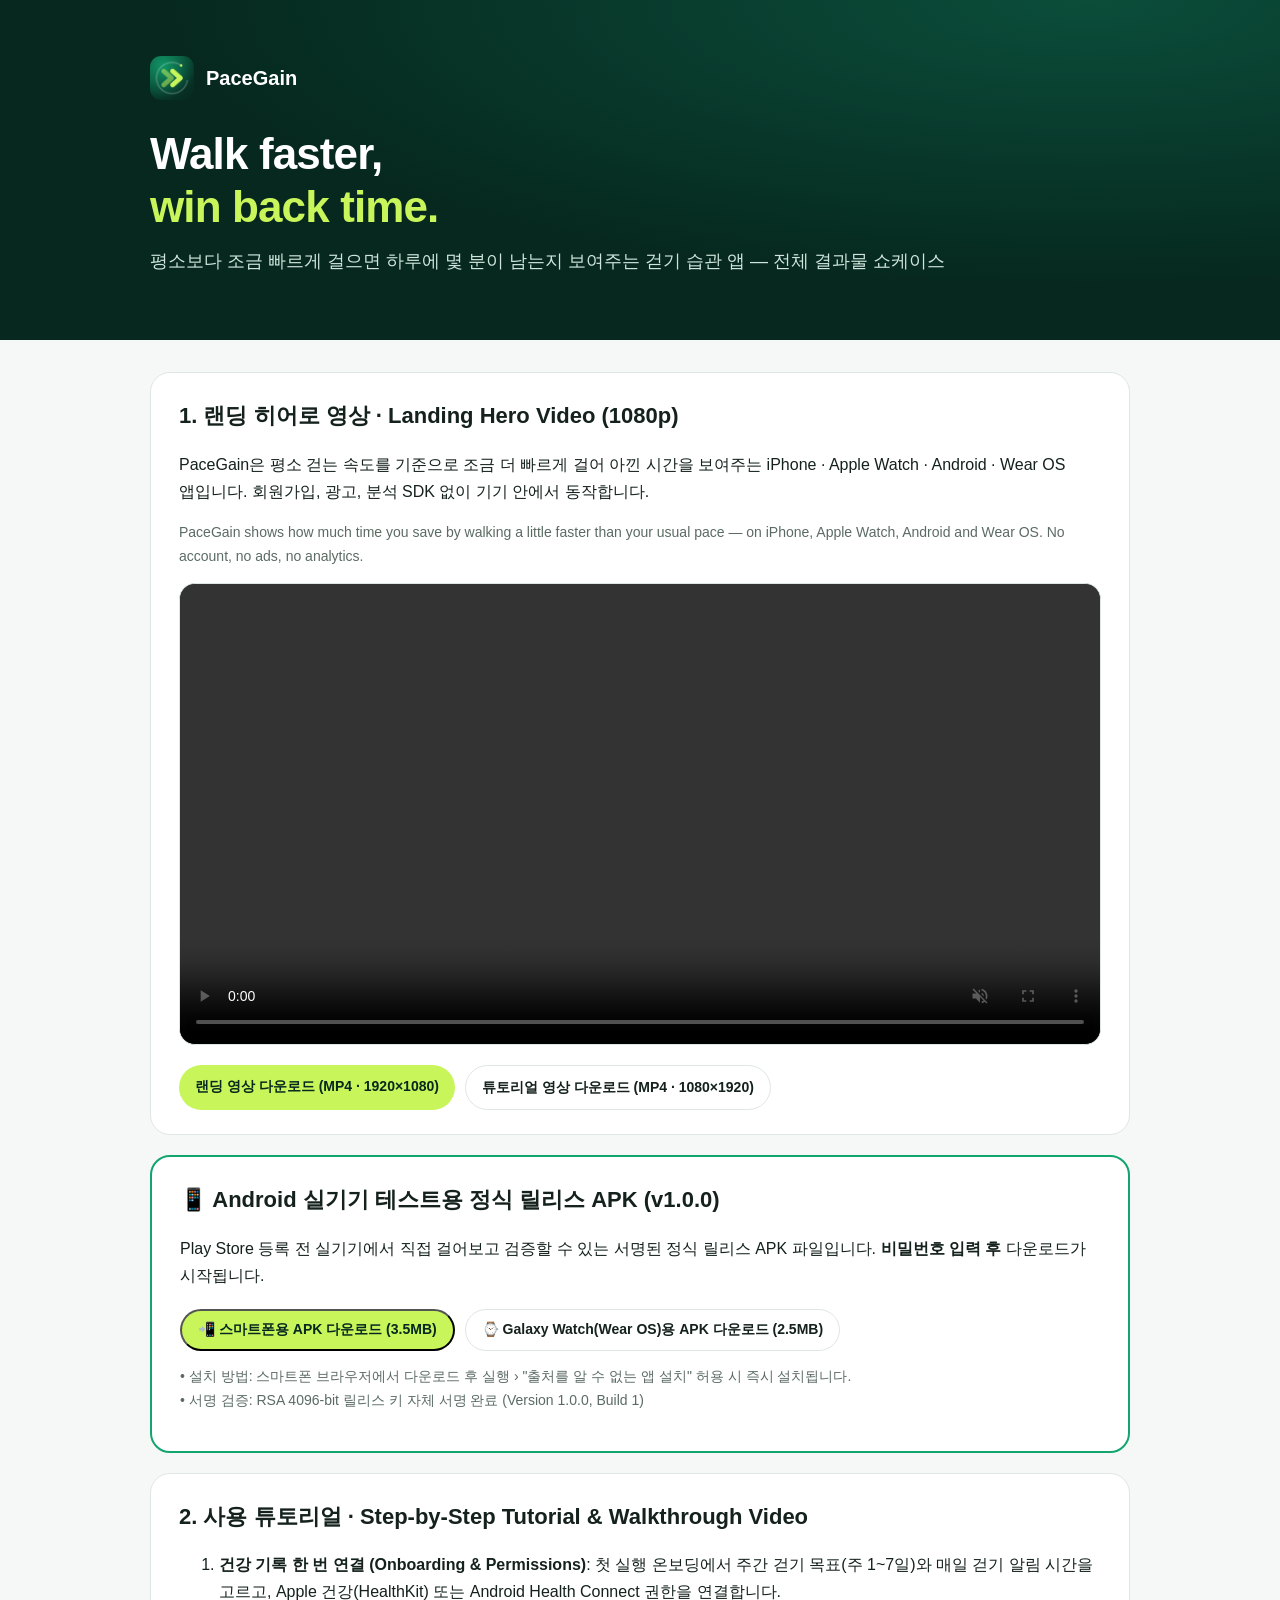
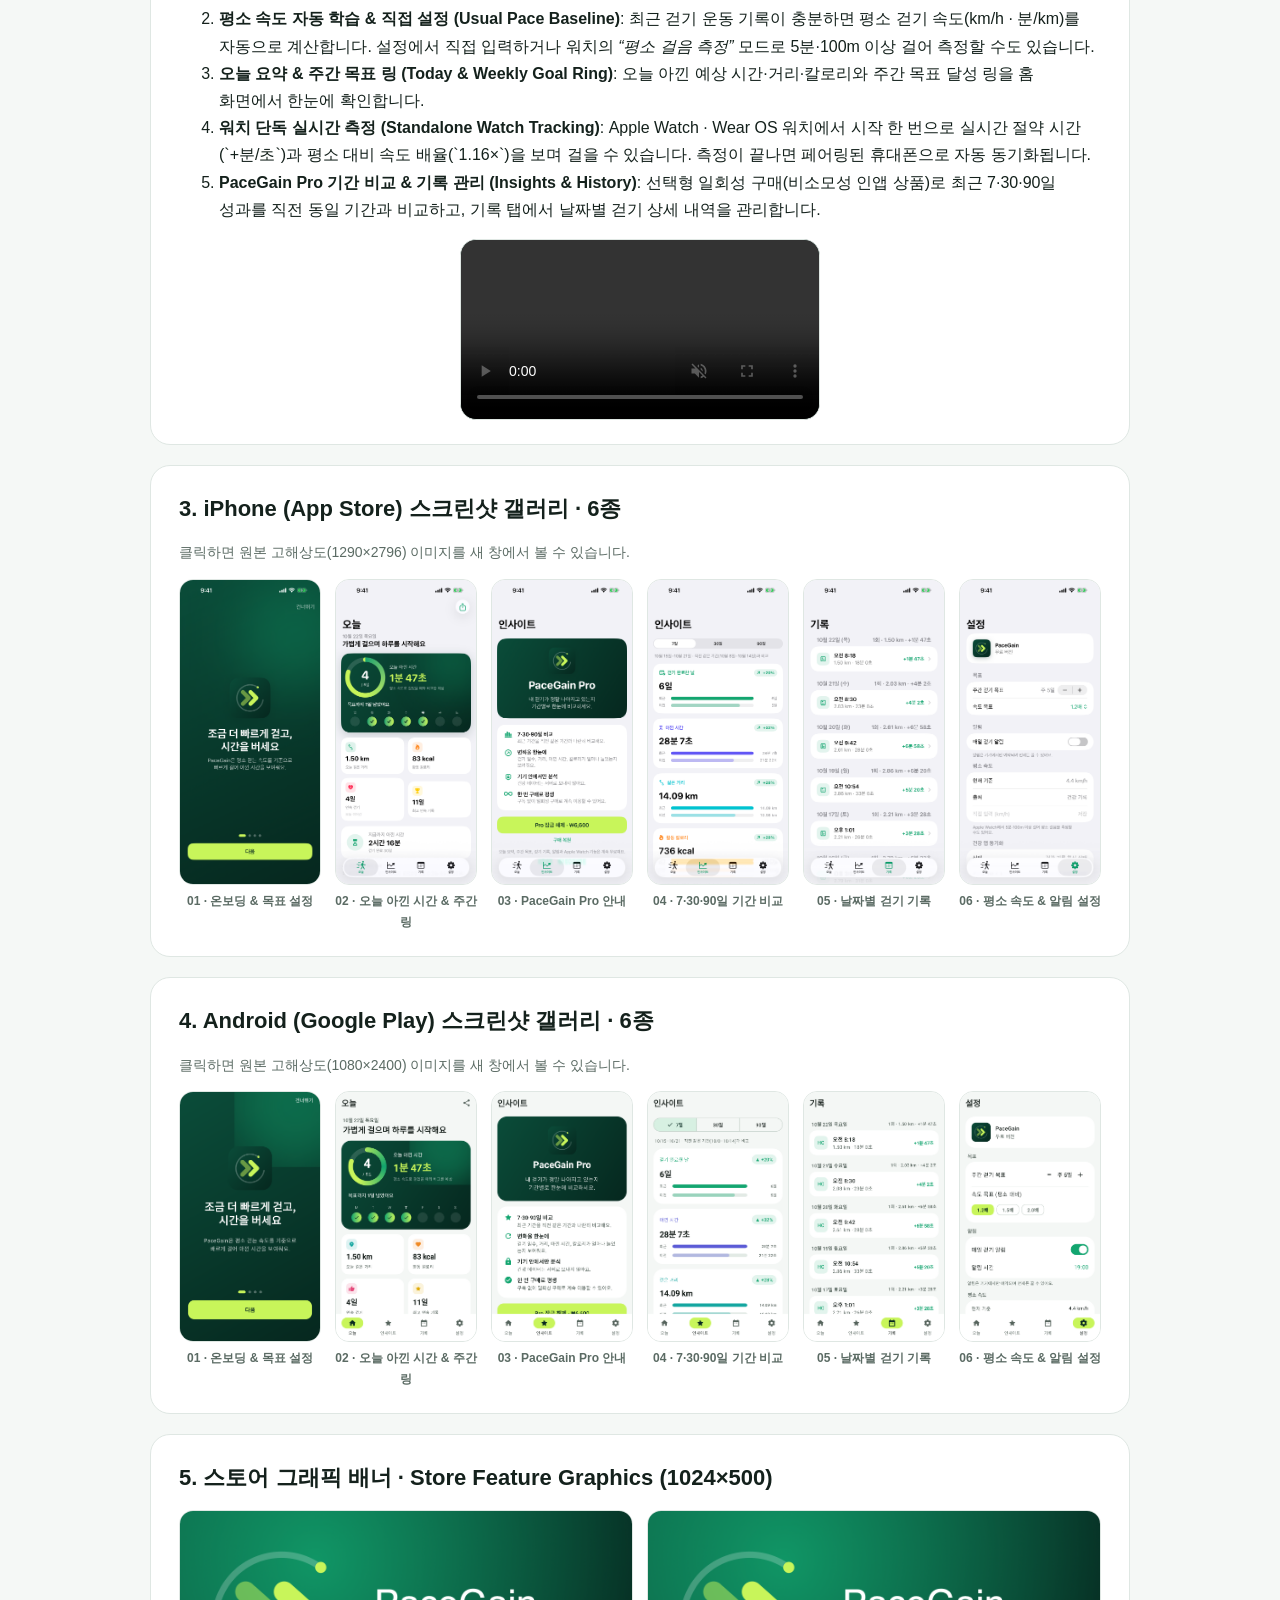
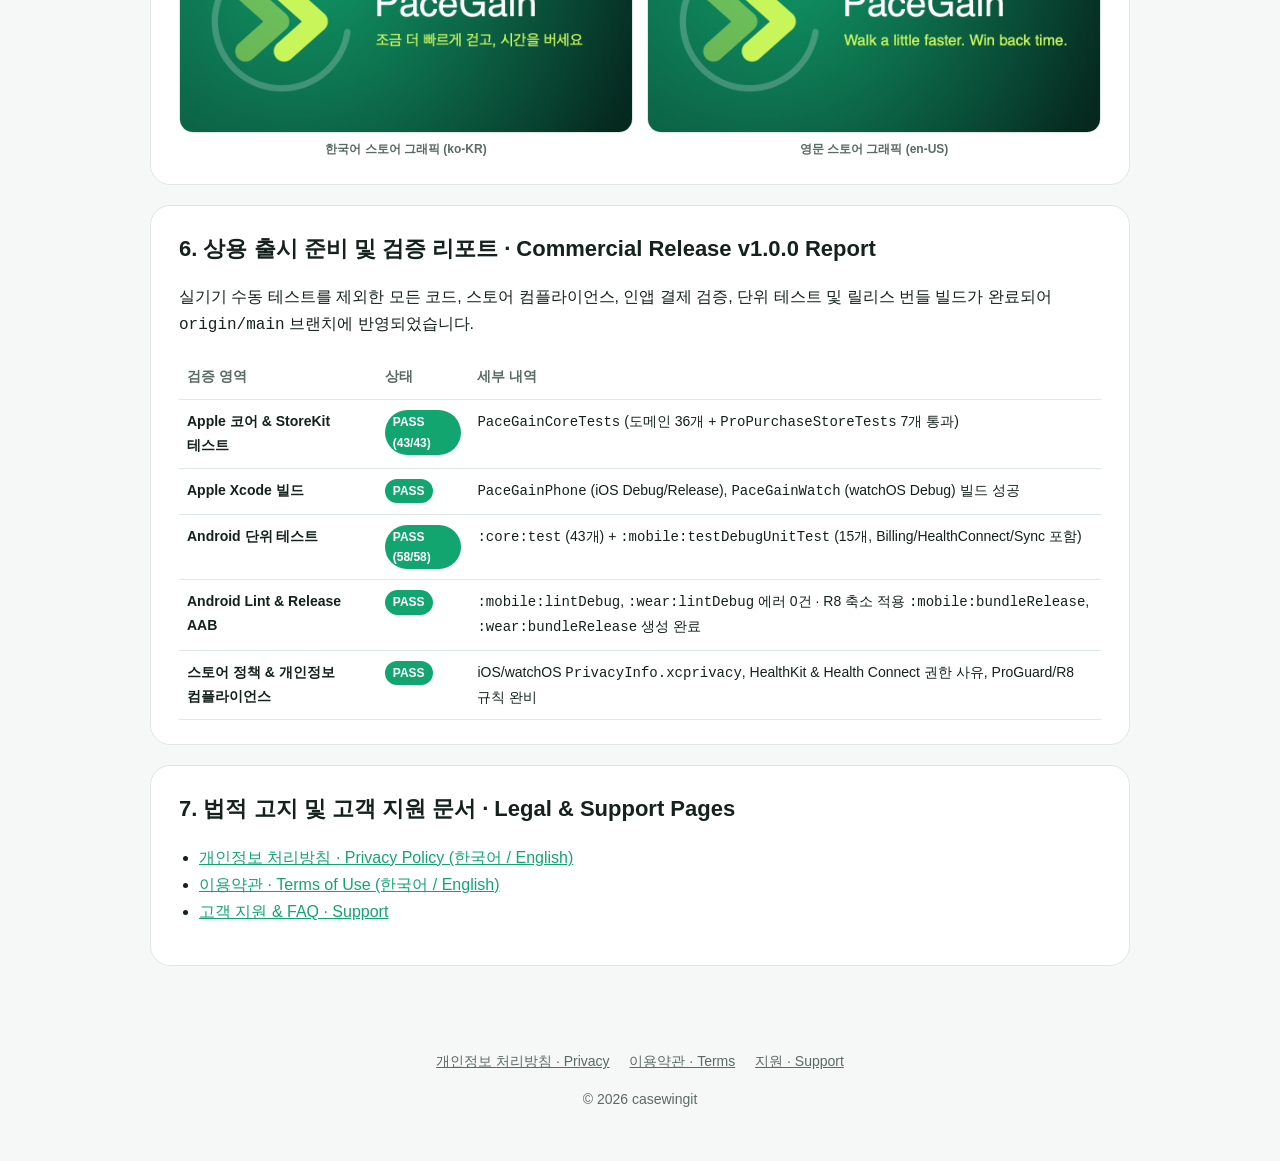
<file: index.html>
<!doctype html>
<html lang="ko">
<head>
<meta charset="utf-8">
<meta name="viewport" content="width=device-width, initial-scale=1">
<title>PaceGain · 빠른걸음 — 쇼케이스 & 출시 리포트</title>
<meta name="description" content="PaceGain · 빠른걸음 — 평소보다 빠르게 걸어 아낀 시간을 확인하는 걷기 앱">
<link rel="icon" href="assets/favicon.png">
<link rel="stylesheet" href="styles.css">
</head>
<body>
<header class="hero"><div class="wrap">
<a class="brand" href=""><img src="assets/icon-192.png" alt="">PaceGain</a>
<h1>Walk faster,<br><span class="accent">win back time.</span></h1>
<p class="lead">평소보다 조금 빠르게 걸으면 하루에 몇 분이 남는지 보여주는 걷기 습관 앱 — 전체 결과물 쇼케이스</p>
</div></header>
<main><div class="wrap">
<section class="card">
<h2>1. 랜딩 히어로 영상 · Landing Hero Video (1080p)</h2>
<p>PaceGain은 평소 걷는 속도를 기준으로 조금 더 빠르게 걸어 아낀 시간을 보여주는 iPhone · Apple Watch · Android · Wear OS 앱입니다. 회원가입, 광고, 분석 SDK 없이 기기 안에서 동작합니다.</p>
<p class="meta">PaceGain shows how much time you save by walking a little faster than your usual pace — on iPhone, Apple Watch, Android and Wear OS. No account, no ads, no analytics.</p>
<video class="video-frame" src="assets/landing.mp4" autoplay muted loop playsinline controls></video>
<div class="links">
<a class="button" href="assets/landing.mp4" download>랜딩 영상 다운로드 (MP4 · 1920×1080)</a>
<a class="button ghost" href="assets/tutorial.mp4" download>튜토리얼 영상 다운로드 (MP4 · 1080×1920)</a>
</div>
</section>

<section class="card" style="border: 2px solid var(--emerald);">
<h2>📱 Android 실기기 테스트용 정식 릴리스 APK (v1.0.0)</h2>
<p>Play Store 등록 전 실기기에서 직접 걸어보고 검증할 수 있는 서명된 정식 릴리스 APK 파일입니다. <b>비밀번호 입력 후</b> 다운로드가 시작됩니다.</p>
<div class="links">
<button class="button" onclick="downloadApk('phone')">📲 스마트폰용 APK 다운로드 (3.5MB)</button>
<button class="button ghost" onclick="downloadApk('watch')">⌚ Galaxy Watch(Wear OS)용 APK 다운로드 (2.5MB)</button>
</div>
<p class="meta" style="margin-top: 14px;">• 설치 방법: 스마트폰 브라우저에서 다운로드 후 실행 › "출처를 알 수 없는 앱 설치" 허용 시 즉시 설치됩니다.<br>• 서명 검증: RSA 4096-bit 릴리스 키 자체 서명 완료 (Version 1.0.0, Build 1)</p>
<script>
async function sha256Prefix(text) {
  const enc = new TextEncoder().encode(text);
  const buf = await crypto.subtle.digest('SHA-256', enc);
  const hash = Array.from(new Uint8Array(buf)).map(b => b.toString(16).padStart(2, '0')).join('');
  return hash.slice(0, 16);
}
async function downloadApk(type) {
  const pw = prompt('다운로드 비밀번호를 입력해 주세요:');
  if (!pw) return;
  if (pw.trim().toLowerCase() !== 'pace') {
    alert('비밀번호가 올바르지 않습니다.');
    return;
  }
  const prefix = await sha256Prefix(pw.trim().toLowerCase() + '-' + type);
  const filename = type === 'phone' ? 'pacegain-phone-v1.0.0.apk' : 'pacegain-watch-v1.0.0.apk';
  const a = document.createElement('a');
  a.href = 'downloads/' + prefix + '/' + filename;
  a.download = filename;
  document.body.appendChild(a);
  a.click();
  document.body.removeChild(a);
}
</script>
</section>

<section class="card">
<h2>2. 사용 튜토리얼 · Step-by-Step Tutorial & Walkthrough Video</h2>
<ol>
<li><b>건강 기록 한 번 연결 (Onboarding & Permissions)</b>: 첫 실행 온보딩에서 주간 걷기 목표(주 1~7일)와 매일 걷기 알림 시간을 고르고, Apple 건강(HealthKit) 또는 Android Health Connect 권한을 연결합니다.</li>
<li><b>평소 속도 자동 학습 & 직접 설정 (Usual Pace Baseline)</b>: 최근 걷기 운동 기록이 충분하면 평소 걷기 속도(km/h · 분/km)를 자동으로 계산합니다. 설정에서 직접 입력하거나 워치의 <i>“평소 걸음 측정”</i> 모드로 5분·100m 이상 걸어 측정할 수도 있습니다.</li>
<li><b>오늘 요약 & 주간 목표 링 (Today & Weekly Goal Ring)</b>: 오늘 아낀 예상 시간·거리·칼로리와 주간 목표 달성 링을 홈 화면에서 한눈에 확인합니다.</li>
<li><b>워치 단독 실시간 측정 (Standalone Watch Tracking)</b>: Apple Watch · Wear OS 워치에서 시작 한 번으로 실시간 절약 시간(`+분/초`)과 평소 대비 속도 배율(`1.16×`)을 보며 걸을 수 있습니다. 측정이 끝나면 페어링된 휴대폰으로 자동 동기화됩니다.</li>
<li><b>PaceGain Pro 기간 비교 & 기록 관리 (Insights & History)</b>: 선택형 일회성 구매(비소모성 인앱 상품)로 최근 7·30·90일 성과를 직전 동일 기간과 비교하고, 기록 탭에서 날짜별 걷기 상세 내역을 관리합니다.</li>
</ol>
<video class="video-frame portrait" src="assets/tutorial.mp4" autoplay muted loop playsinline controls></video>
</section>

<section class="card">
<h2>3. iPhone (App Store) 스크린샷 갤러리 · 6종</h2>
<p class="meta">클릭하면 원본 고해상도(1290×2796) 이미지를 새 창에서 볼 수 있습니다.</p>
<div class="shots">
<figure class="shot-item"><a href="assets/screenshots/ios/01-onboarding.png" target="_blank"><img src="assets/screenshots/ios/01-onboarding.png" alt="iOS 01 Onboarding"></a><figcaption>01 · 온보딩 & 목표 설정</figcaption></figure>
<figure class="shot-item"><a href="assets/screenshots/ios/02-today.png" target="_blank"><img src="assets/screenshots/ios/02-today.png" alt="iOS 02 Today"></a><figcaption>02 · 오늘 아낀 시간 & 주간 링</figcaption></figure>
<figure class="shot-item"><a href="assets/screenshots/ios/03-pro.png" target="_blank"><img src="assets/screenshots/ios/03-pro.png" alt="iOS 03 Pro"></a><figcaption>03 · PaceGain Pro 안내</figcaption></figure>
<figure class="shot-item"><a href="assets/screenshots/ios/04-insights.png" target="_blank"><img src="assets/screenshots/ios/04-insights.png" alt="iOS 04 Insights"></a><figcaption>04 · 7·30·90일 기간 비교</figcaption></figure>
<figure class="shot-item"><a href="assets/screenshots/ios/05-history.png" target="_blank"><img src="assets/screenshots/ios/05-history.png" alt="iOS 05 History"></a><figcaption>05 · 날짜별 걷기 기록</figcaption></figure>
<figure class="shot-item"><a href="assets/screenshots/ios/06-settings.png" target="_blank"><img src="assets/screenshots/ios/06-settings.png" alt="iOS 06 Settings"></a><figcaption>06 · 평소 속도 & 알림 설정</figcaption></figure>
</div>
</section>

<section class="card">
<h2>4. Android (Google Play) 스크린샷 갤러리 · 6종</h2>
<p class="meta">클릭하면 원본 고해상도(1080×2400) 이미지를 새 창에서 볼 수 있습니다.</p>
<div class="shots">
<figure class="shot-item"><a href="assets/screenshots/android/phone-01-onboarding.png" target="_blank"><img src="assets/screenshots/android/phone-01-onboarding.png" alt="Android 01 Onboarding"></a><figcaption>01 · 온보딩 & 목표 설정</figcaption></figure>
<figure class="shot-item"><a href="assets/screenshots/android/phone-02-today.png" target="_blank"><img src="assets/screenshots/android/phone-02-today.png" alt="Android 02 Today"></a><figcaption>02 · 오늘 아낀 시간 & 주간 링</figcaption></figure>
<figure class="shot-item"><a href="assets/screenshots/android/phone-03-pro.png" target="_blank"><img src="assets/screenshots/android/phone-03-pro.png" alt="Android 03 Pro"></a><figcaption>03 · PaceGain Pro 안내</figcaption></figure>
<figure class="shot-item"><a href="assets/screenshots/android/phone-04-insights.png" target="_blank"><img src="assets/screenshots/android/phone-04-insights.png" alt="Android 04 Insights"></a><figcaption>04 · 7·30·90일 기간 비교</figcaption></figure>
<figure class="shot-item"><a href="assets/screenshots/android/phone-05-history.png" target="_blank"><img src="assets/screenshots/android/phone-05-history.png" alt="Android 05 History"></a><figcaption>05 · 날짜별 걷기 기록</figcaption></figure>
<figure class="shot-item"><a href="assets/screenshots/android/phone-06-settings.png" target="_blank"><img src="assets/screenshots/android/phone-06-settings.png" alt="Android 06 Settings"></a><figcaption>06 · 평소 속도 & 알림 설정</figcaption></figure>
</div>
</section>

<section class="card">
<h2>5. 스토어 그래픽 배너 · Store Feature Graphics (1024×500)</h2>
<div class="banner-grid">
<figure class="shot-item"><a href="assets/screenshots/feature-graphic-ko.png" target="_blank"><img src="assets/screenshots/feature-graphic-ko.png" alt="Feature Graphic KO"></a><figcaption>한국어 스토어 그래픽 (ko-KR)</figcaption></figure>
<figure class="shot-item"><a href="assets/screenshots/feature-graphic-en.png" target="_blank"><img src="assets/screenshots/feature-graphic-en.png" alt="Feature Graphic EN"></a><figcaption>영문 스토어 그래픽 (en-US)</figcaption></figure>
</div>
</section>

<section class="card">
<h2>6. 상용 출시 준비 및 검증 리포트 · Commercial Release v1.0.0 Report</h2>
<p>실기기 수동 테스트를 제외한 모든 코드, 스토어 컴플라이언스, 인앱 결제 검증, 단위 테스트 및 릴리스 번들 빌드가 완료되어 <code>origin/main</code> 브랜치에 반영되었습니다.</p>
<table class="report-table">
<thead>
<tr><th>검증 영역</th><th>상태</th><th>세부 내역</th></tr>
</thead>
<tbody>
<tr><td><b>Apple 코어 & StoreKit 테스트</b></td><td><span class="badge">PASS (43/43)</span></td><td><code>PaceGainCoreTests</code> (도메인 36개 + <code>ProPurchaseStoreTests</code> 7개 통과)</td></tr>
<tr><td><b>Apple Xcode 빌드</b></td><td><span class="badge">PASS</span></td><td><code>PaceGainPhone</code> (iOS Debug/Release), <code>PaceGainWatch</code> (watchOS Debug) 빌드 성공</td></tr>
<tr><td><b>Android 단위 테스트</b></td><td><span class="badge">PASS (58/58)</span></td><td><code>:core:test</code> (43개) + <code>:mobile:testDebugUnitTest</code> (15개, Billing/HealthConnect/Sync 포함)</td></tr>
<tr><td><b>Android Lint & Release AAB</b></td><td><span class="badge">PASS</span></td><td><code>:mobile:lintDebug</code>, <code>:wear:lintDebug</code> 에러 0건 · R8 축소 적용 <code>:mobile:bundleRelease</code>, <code>:wear:bundleRelease</code> 생성 완료</td></tr>
<tr><td><b>스토어 정책 & 개인정보 컴플라이언스</b></td><td><span class="badge">PASS</span></td><td>iOS/watchOS <code>PrivacyInfo.xcprivacy</code>, HealthKit & Health Connect 권한 사유, ProGuard/R8 규칙 완비</td></tr>
</tbody>
</table>
</section>

<section class="card">
<h2>7. 법적 고지 및 고객 지원 문서 · Legal & Support Pages</h2>
<ul>
<li><a href="privacy/">개인정보 처리방침 · Privacy Policy (한국어 / English)</a></li>
<li><a href="terms/">이용약관 · Terms of Use (한국어 / English)</a></li>
<li><a href="support/">고객 지원 & FAQ · Support</a></li>
</ul>
</section>
</div></main>
<footer>
<a href="privacy/">개인정보 처리방침 · Privacy</a>
<a href="terms/">이용약관 · Terms</a>
<a href="support/">지원 · Support</a>
<p>© 2026 casewingit</p>
</footer>
</body>
</html>
</file>
<file: styles.css>
:root {
  --deep: #06281f;
  --forest: #0b4d3a;
  --emerald: #12a56f;
  --lime: #c8f55a;
  --ink: #14211c;
  --muted: #5b6b64;
  --paper: #f5f8f6;
  --card: #ffffff;
  --line: #dfe7e3;
  color-scheme: light dark;
}
@media (prefers-color-scheme: dark) {
  :root { --ink: #e8f0ec; --muted: #9db1a8; --paper: #0a1813; --card: #11241d; --line: #1f3a30; }
}
* { box-sizing: border-box; }
body {
  margin: 0;
  font: 16px/1.7 -apple-system, BlinkMacSystemFont, "Apple SD Gothic Neo", "Pretendard", "Noto Sans KR", "Segoe UI", sans-serif;
  color: var(--ink);
  background: var(--paper);
  word-break: keep-all;
}
a { color: var(--emerald); }
header.hero {
  background: radial-gradient(120% 140% at 85% 0%, var(--forest) 0%, var(--deep) 60%);
  color: #fff;
  padding: 56px 24px 64px;
}
header.compact { padding: 28px 24px 32px; }
.wrap { max-width: 980px; margin: 0 auto; }
.brand { display: flex; align-items: center; gap: 12px; color: #fff; text-decoration: none; font-weight: 800; font-size: 20px; }
.brand img { width: 44px; height: 44px; border-radius: 11px; }
h1 { font-size: clamp(30px, 6vw, 44px); line-height: 1.2; margin: 28px 0 12px; letter-spacing: -0.02em; }
header.compact h1 { font-size: 28px; margin: 20px 0 0; }
.lead { color: #cfe5db; font-size: 18px; margin: 0; }
.accent { color: var(--lime); }
main { padding: 32px 24px 64px; }
section.card { background: var(--card); border: 1px solid var(--line); border-radius: 20px; padding: 24px 28px; margin-bottom: 20px; }
h2 { font-size: 22px; margin: 0 0 8px; }
h3 { font-size: 17px; margin: 24px 0 4px; }
ul { padding-left: 20px; }
.meta { color: var(--muted); font-size: 14px; }
.grid { display: grid; grid-template-columns: repeat(auto-fit, minmax(210px, 1fr)); gap: 14px; margin-top: 24px; }
.feature { background: rgba(255, 255, 255, 0.08); border: 1px solid rgba(255, 255, 255, 0.14); border-radius: 16px; padding: 16px; }
.feature b { display: block; color: var(--lime); }
.links { display: flex; flex-wrap: wrap; gap: 10px; margin-top: 20px; }
.button { display: inline-block; padding: 10px 16px; border-radius: 999px; background: var(--lime); color: var(--deep); font-weight: 700; text-decoration: none; font-size: 14px; }
.button.ghost { background: transparent; color: var(--ink); border: 1px solid var(--line); }
nav.lang { margin-top: 8px; font-size: 14px; }
nav.lang a { color: #cfe5db; }
.video-frame { width: 100%; border-radius: 16px; border: 1px solid var(--line); background: var(--deep); display: block; margin-top: 12px; }
.video-frame.portrait { max-width: 360px; margin: 16px auto 0; }
.banner-grid { display: grid; grid-template-columns: repeat(auto-fit, minmax(280px, 1fr)); gap: 14px; margin-top: 14px; }
.banner-grid img { width: 100%; border-radius: 14px; border: 1px solid var(--line); display: block; }
.shots { display: grid; grid-template-columns: repeat(auto-fit, minmax(140px, 1fr)); gap: 14px; margin-top: 14px; }
.shot-item { margin: 0; text-align: center; }
.shot-item img { width: 100%; border-radius: 14px; border: 1px solid var(--line); display: block; transition: transform 0.15s ease; }
.shot-item img:hover { transform: translateY(-2px); }
.shot-item figcaption { font-size: 12px; color: var(--muted); margin-top: 6px; font-weight: 600; }
.report-table { width: 100%; border-collapse: collapse; margin-top: 12px; font-size: 14px; }
.report-table th, .report-table td { border-bottom: 1px solid var(--line); padding: 10px 8px; text-align: left; vertical-align: top; }
.report-table th { color: var(--muted); font-weight: 600; }
.badge { display: inline-block; padding: 2px 8px; border-radius: 999px; background: var(--emerald); color: #fff; font-size: 12px; font-weight: 700; }
footer { color: var(--muted); font-size: 14px; text-align: center; padding: 0 24px 40px; }
footer a { color: var(--muted); margin: 0 8px; }
</file>
